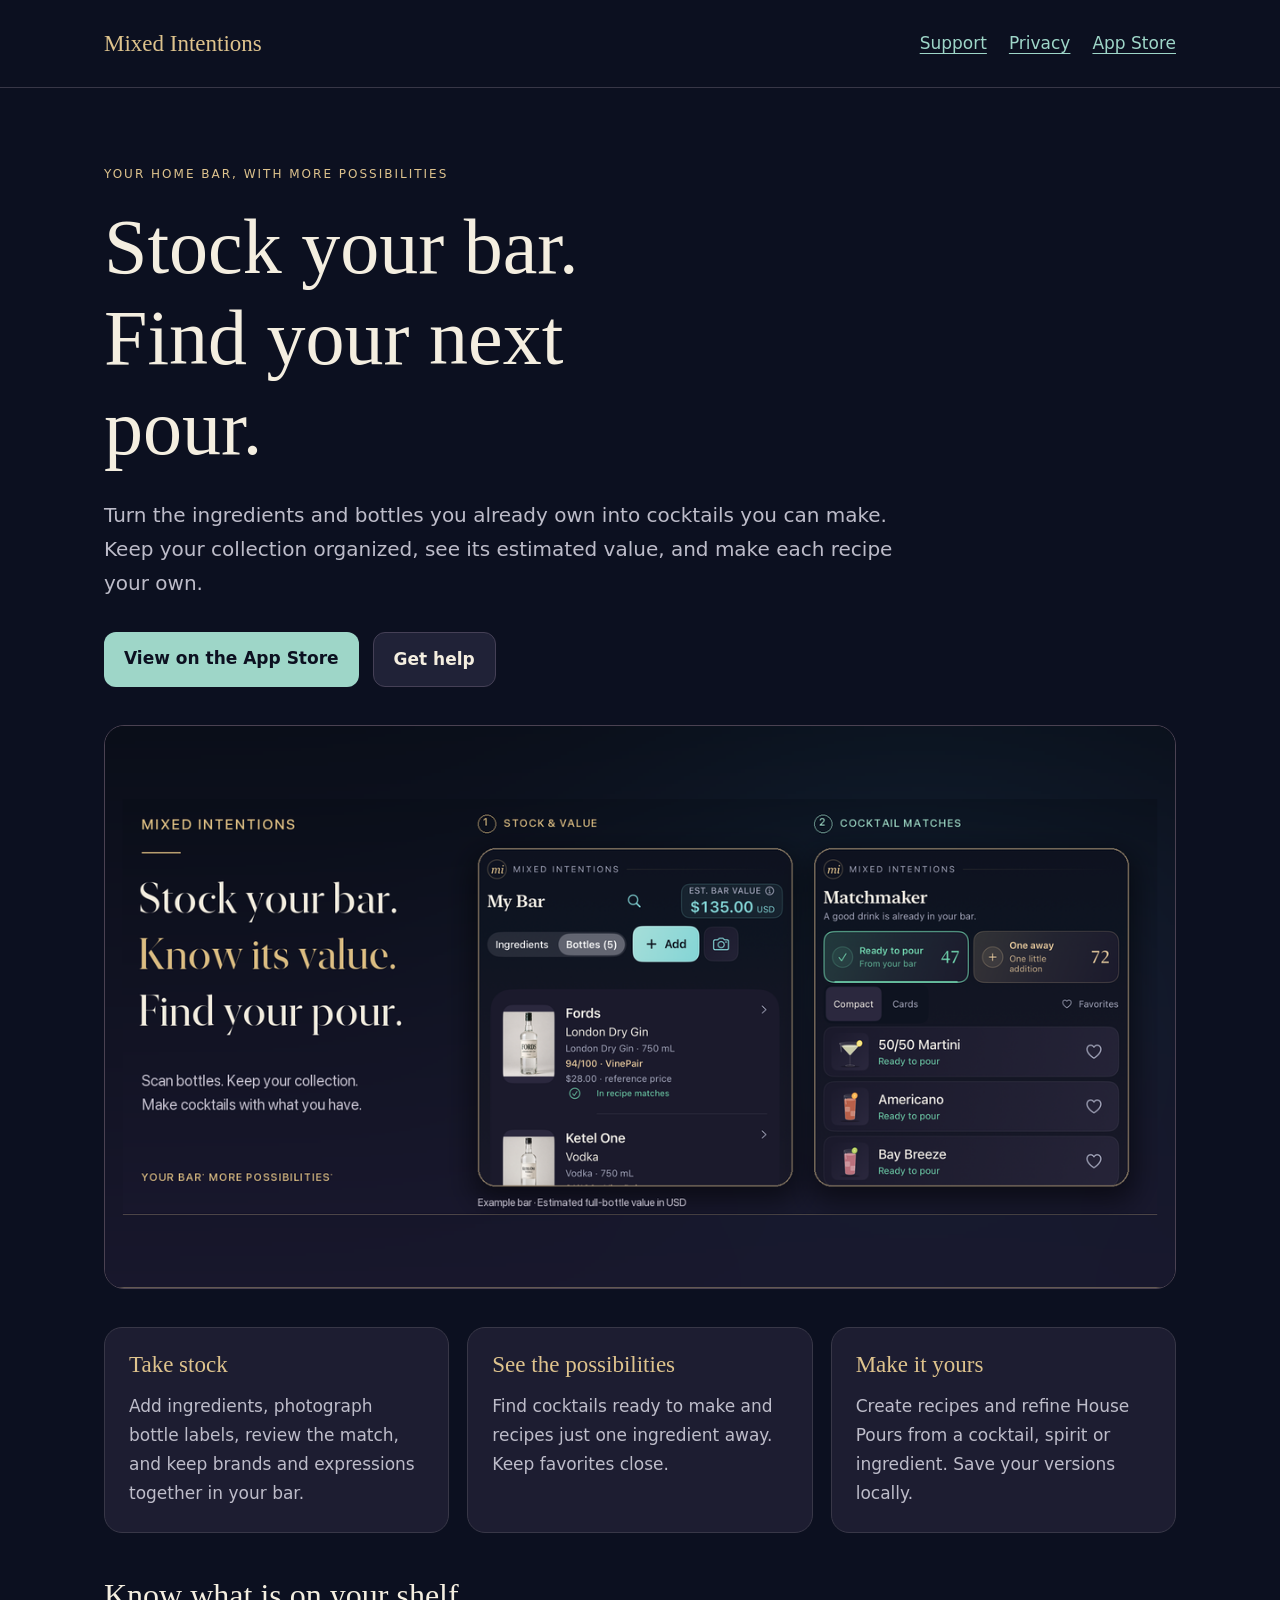
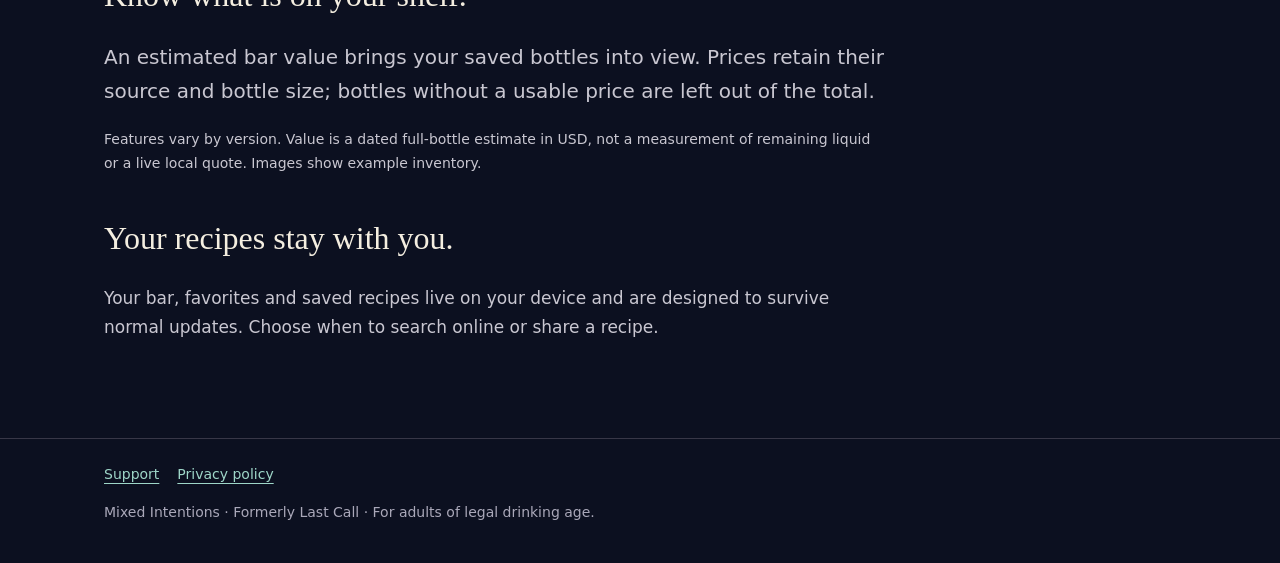
<file: index.html>
<!doctype html>
<html lang="en"><head><meta charset="utf-8"><meta name="viewport" content="width=device-width,initial-scale=1"><meta name="theme-color" content="#0c1020"><title>Mixed Intentions — Your Bar. More Possibilities.</title><meta name="description" content="Keep your home bar organized, scan bottle labels, see estimated bar value and find cocktails you can make."><link rel="canonical" href="https://mixedintentions8.github.io/Mixed-Intentions/"><meta property="og:title" content="Mixed Intentions — Your Bar. More Possibilities."><meta property="og:description" content="Keep your home bar organized, scan bottle labels, see estimated bar value and find cocktails you can make."><meta property="og:image" content="https://mixedintentions8.github.io/Mixed-Intentions/assets/mixed-intensions-features.png"><meta property="og:type" content="website"><meta property="og:url" content="https://mixedintentions8.github.io/Mixed-Intentions/"><meta name="twitter:card" content="summary_large_image"><link rel="stylesheet" href="./assets/site.css"></head><body><header><nav aria-label="Main navigation"><a class="brand" href="./">Mixed Intentions</a><a href="./support/">Support</a><a href="./privacy/">Privacy</a><a href="https://apps.apple.com/us/app/mixed-intensions-cocktails/id6816433898">App Store</a></nav></header><main><p class="eyebrow">Your home bar, with more possibilities</p><h1>Stock your bar.<br>Find your next pour.</h1><p class="lead">Turn the ingredients and bottles you already own into cocktails you can make. Keep your collection organized, see its estimated value, and make each recipe your own.</p><div class="actions"><a class="button" href="https://apps.apple.com/us/app/mixed-intensions-cocktails/id6816433898">View on the App Store</a><a class="button secondary" href="./support/">Get help</a></div><img class="hero" width="1200" height="630" src="./assets/mixed-intensions-features.png" alt="Mixed Intentions showing My Bar with saved bottle photos and estimated bar value, beside Matchmaker cocktails ready to make."><div class="grid"><section class="card"><h3>Take stock</h3><p>Add ingredients, photograph bottle labels, review the match, and keep brands and expressions together in your bar.</p></section><section class="card"><h3>See the possibilities</h3><p>Find cocktails ready to make and recipes just one ingredient away. Keep favorites close.</p></section><section class="card"><h3>Make it yours</h3><p>Create recipes and refine House Pours from a cocktail, spirit or ingredient. Save your versions locally.</p></section></div><section class="prose"><h2>Know what is on your shelf.</h2><p class="lead">An estimated bar value brings your saved bottles into view. Prices retain their source and bottle size; bottles without a usable price are left out of the total.</p><p class="note">Features vary by version. Value is a dated full-bottle estimate in USD, not a measurement of remaining liquid or a live local quote. Images show example inventory.</p><h2>Your recipes stay with you.</h2><p>Your bar, favorites and saved recipes live on your device and are designed to survive normal updates. Choose when to search online or share a recipe.</p></section></main><footer><div><a href="./support/">Support</a><a href="./privacy/">Privacy policy</a><p>Mixed Intentions · Formerly Last Call · For adults of legal drinking age.</p></div></footer></body></html>
</file>
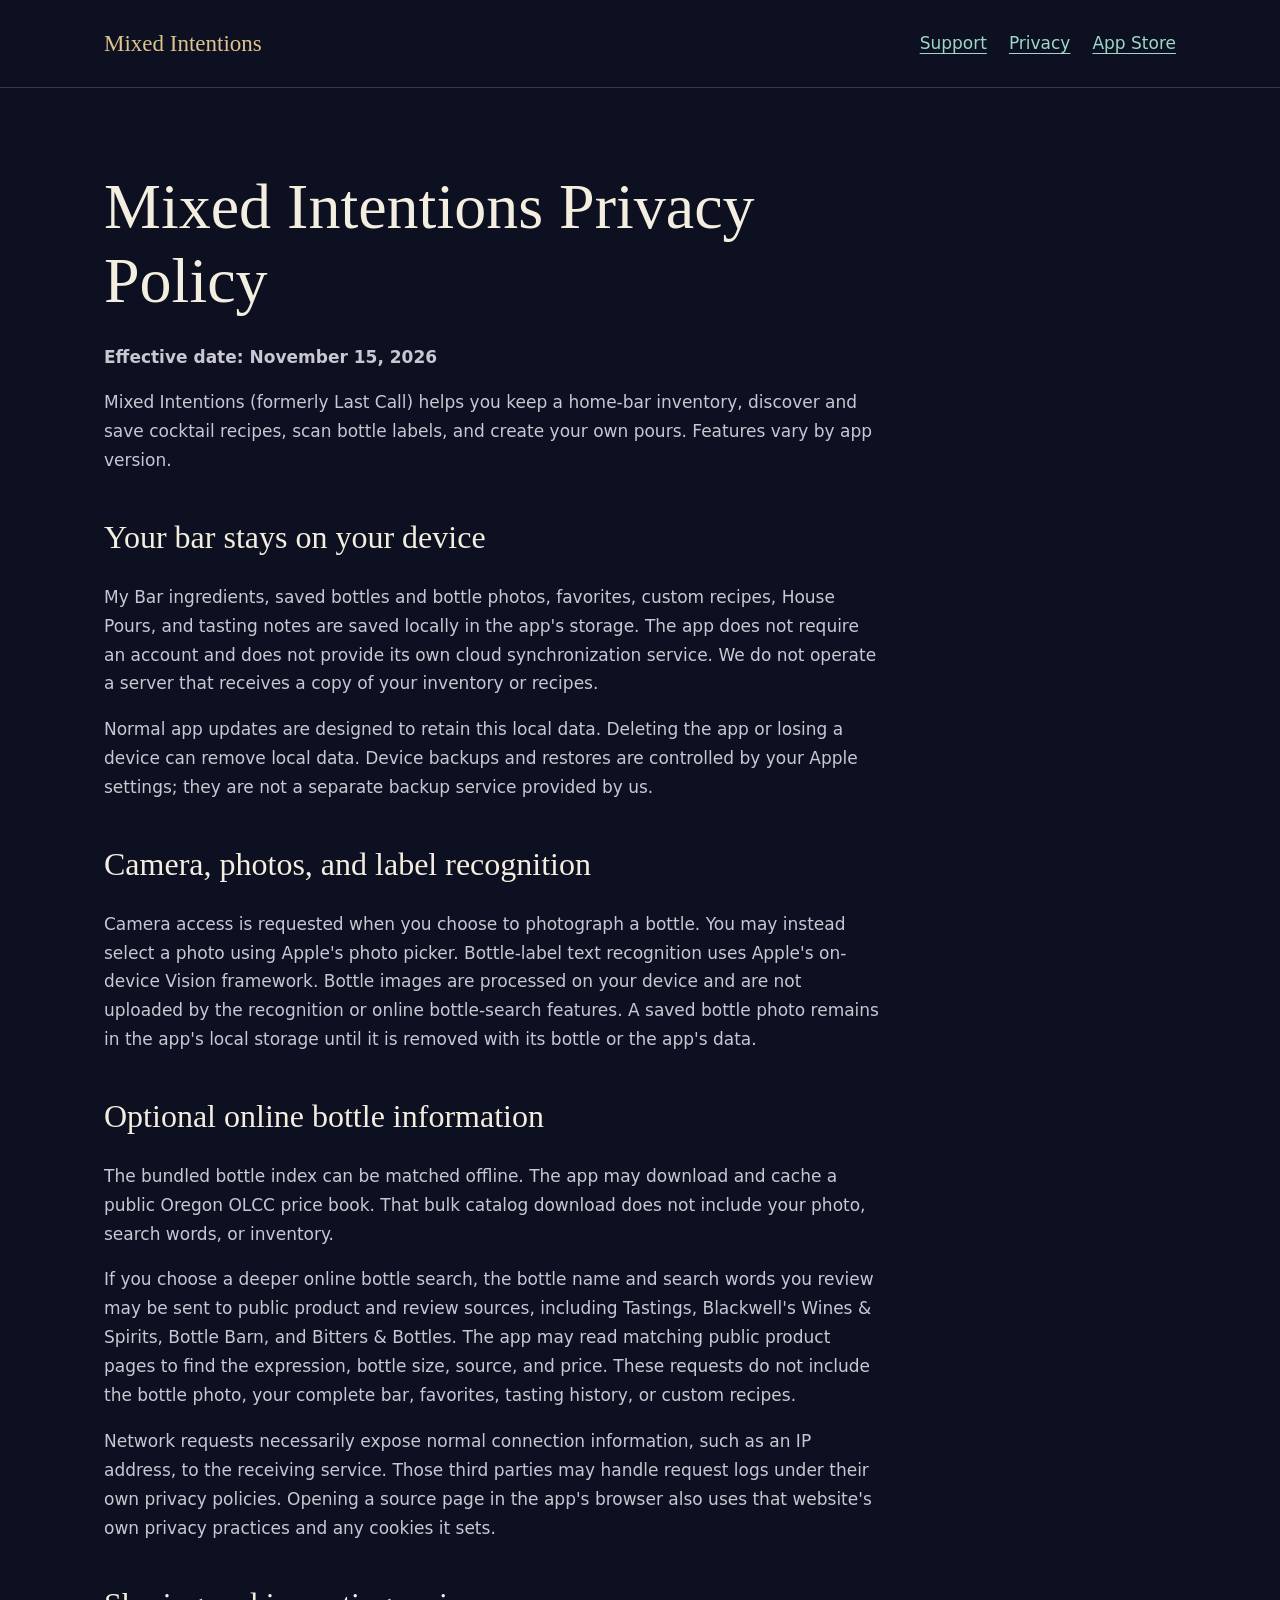
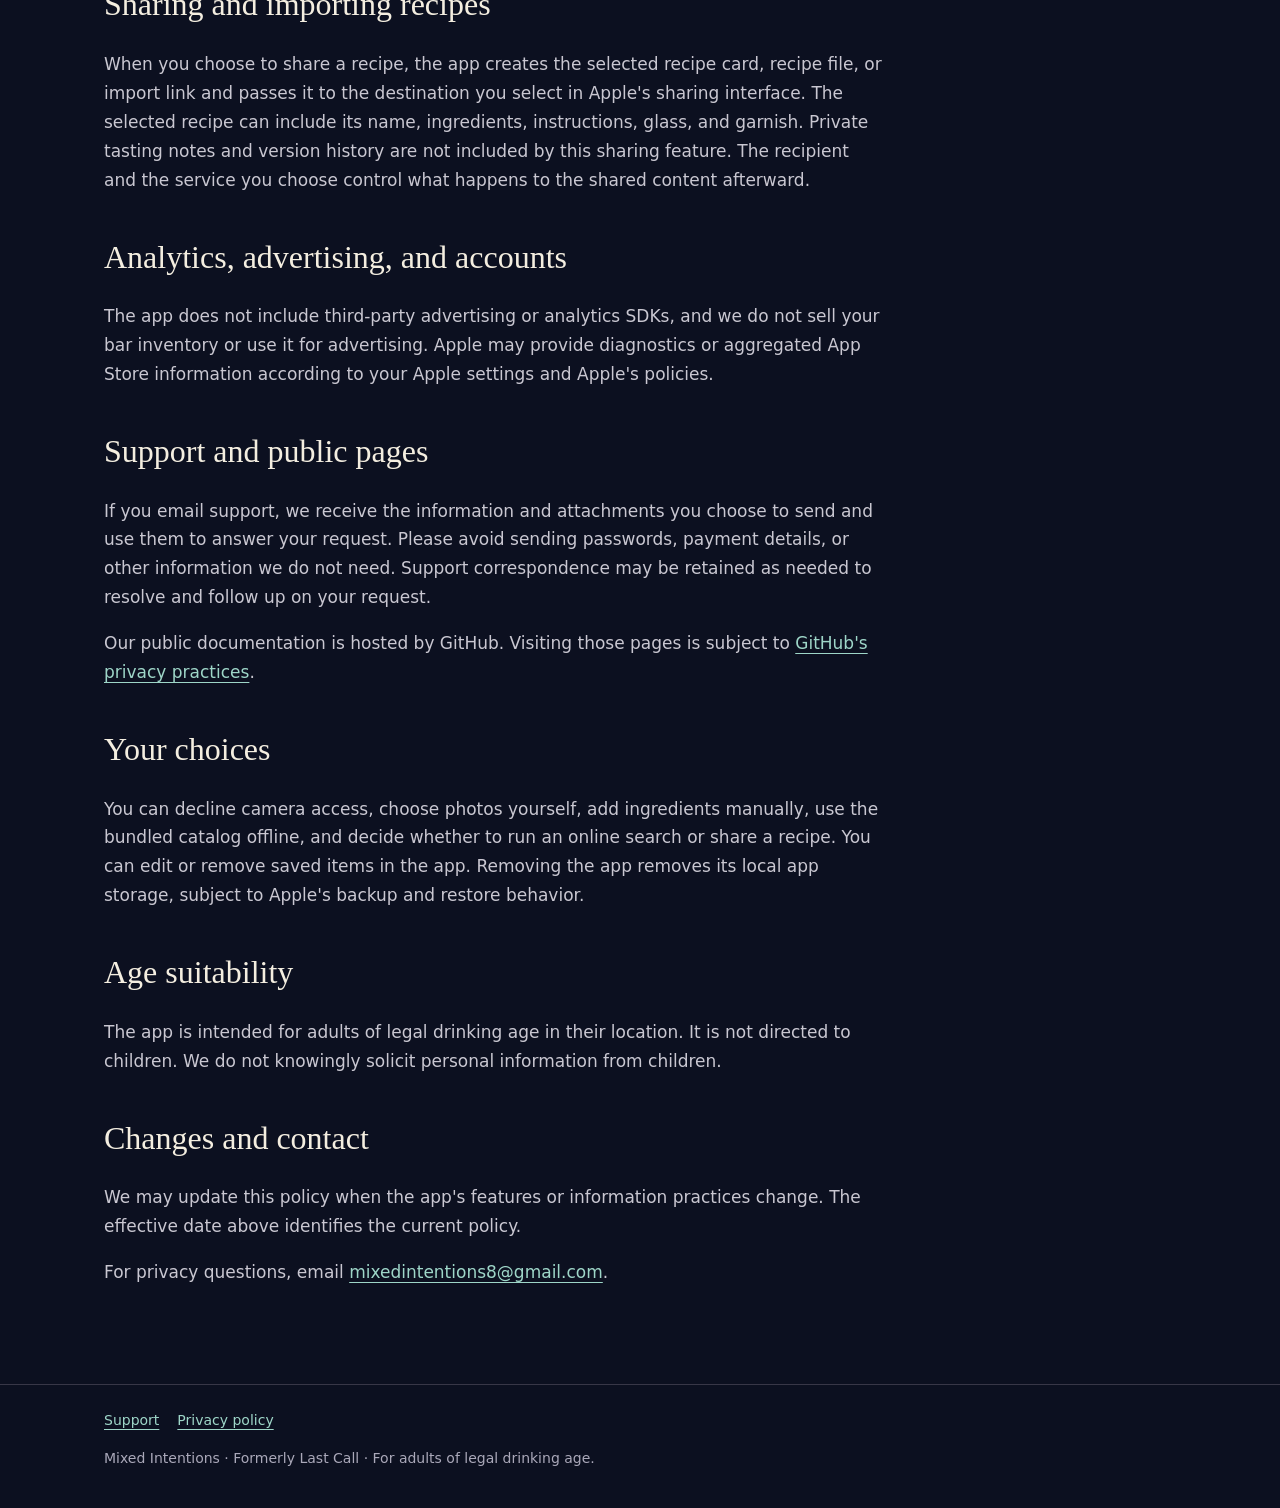
<file: privacy/index.html>
<!doctype html>
<html lang="en"><head><meta charset="utf-8"><meta name="viewport" content="width=device-width,initial-scale=1"><meta name="theme-color" content="#0c1020"><title>Mixed Intentions Privacy Policy</title><meta name="description" content="How Mixed Intentions handles your local inventory, bottle photos, optional online searches and recipe sharing."><link rel="canonical" href="https://mixedintentions8.github.io/Mixed-Intentions/privacy/"><meta property="og:title" content="Mixed Intentions Privacy Policy"><meta property="og:description" content="How Mixed Intentions handles your local inventory, bottle photos, optional online searches and recipe sharing."><meta property="og:image" content="https://mixedintentions8.github.io/Mixed-Intentions/assets/mixed-intensions-features.png"><meta property="og:type" content="website"><meta property="og:url" content="https://mixedintentions8.github.io/Mixed-Intentions/privacy/"><meta name="twitter:card" content="summary_large_image"><link rel="stylesheet" href="../assets/site.css"></head><body><header><nav aria-label="Main navigation"><a class="brand" href="../">Mixed Intentions</a><a href="../support/">Support</a><a href="../privacy/">Privacy</a><a href="https://apps.apple.com/us/app/mixed-intensions-cocktails/id6816433898">App Store</a></nav></header><main><article class="prose"><h1>Mixed Intentions Privacy Policy</h1><p><strong>Effective date: November 15, 2026</strong></p><p>Mixed Intentions (formerly Last Call) helps you keep a home-bar inventory, discover and save cocktail recipes, scan bottle labels, and create your own pours. Features vary by app version.</p><h2>Your bar stays on your device</h2><p>My Bar ingredients, saved bottles and bottle photos, favorites, custom recipes, House Pours, and tasting notes are saved locally in the app&#x27;s storage. The app does not require an account and does not provide its own cloud synchronization service. We do not operate a server that receives a copy of your inventory or recipes.</p><p>Normal app updates are designed to retain this local data. Deleting the app or losing a device can remove local data. Device backups and restores are controlled by your Apple settings; they are not a separate backup service provided by us.</p><h2>Camera, photos, and label recognition</h2><p>Camera access is requested when you choose to photograph a bottle. You may instead select a photo using Apple&#x27;s photo picker. Bottle-label text recognition uses Apple&#x27;s on-device Vision framework. Bottle images are processed on your device and are not uploaded by the recognition or online bottle-search features. A saved bottle photo remains in the app&#x27;s local storage until it is removed with its bottle or the app&#x27;s data.</p><h2>Optional online bottle information</h2><p>The bundled bottle index can be matched offline. The app may download and cache a public Oregon OLCC price book. That bulk catalog download does not include your photo, search words, or inventory.</p><p>If you choose a deeper online bottle search, the bottle name and search words you review may be sent to public product and review sources, including Tastings, Blackwell&#x27;s Wines &amp; Spirits, Bottle Barn, and Bitters &amp; Bottles. The app may read matching public product pages to find the expression, bottle size, source, and price. These requests do not include the bottle photo, your complete bar, favorites, tasting history, or custom recipes.</p><p>Network requests necessarily expose normal connection information, such as an IP address, to the receiving service. Those third parties may handle request logs under their own privacy policies. Opening a source page in the app&#x27;s browser also uses that website&#x27;s own privacy practices and any cookies it sets.</p><h2>Sharing and importing recipes</h2><p>When you choose to share a recipe, the app creates the selected recipe card, recipe file, or import link and passes it to the destination you select in Apple&#x27;s sharing interface. The selected recipe can include its name, ingredients, instructions, glass, and garnish. Private tasting notes and version history are not included by this sharing feature. The recipient and the service you choose control what happens to the shared content afterward.</p><h2>Analytics, advertising, and accounts</h2><p>The app does not include third-party advertising or analytics SDKs, and we do not sell your bar inventory or use it for advertising. Apple may provide diagnostics or aggregated App Store information according to your Apple settings and Apple&#x27;s policies.</p><h2>Support and public pages</h2><p>If you email support, we receive the information and attachments you choose to send and use them to answer your request. Please avoid sending passwords, payment details, or other information we do not need. Support correspondence may be retained as needed to resolve and follow up on your request.</p><p>Our public documentation is hosted by GitHub. Visiting those pages is subject to <a href="https://docs.github.com/en/site-policy/privacy-policies/github-general-privacy-statement">GitHub&#x27;s privacy practices</a>.</p><h2>Your choices</h2><p>You can decline camera access, choose photos yourself, add ingredients manually, use the bundled catalog offline, and decide whether to run an online search or share a recipe. You can edit or remove saved items in the app. Removing the app removes its local app storage, subject to Apple&#x27;s backup and restore behavior.</p><h2>Age suitability</h2><p>The app is intended for adults of legal drinking age in their location. It is not directed to children. We do not knowingly solicit personal information from children.</p><h2>Changes and contact</h2><p>We may update this policy when the app&#x27;s features or information practices change. The effective date above identifies the current policy.</p><p>For privacy questions, email <a href="mailto:mixedintentions8@gmail.com">mixedintentions8@gmail.com</a>.</p></article></main><footer><div><a href="../support/">Support</a><a href="../privacy/">Privacy policy</a><p>Mixed Intentions · Formerly Last Call · For adults of legal drinking age.</p></div></footer></body></html>
</file>
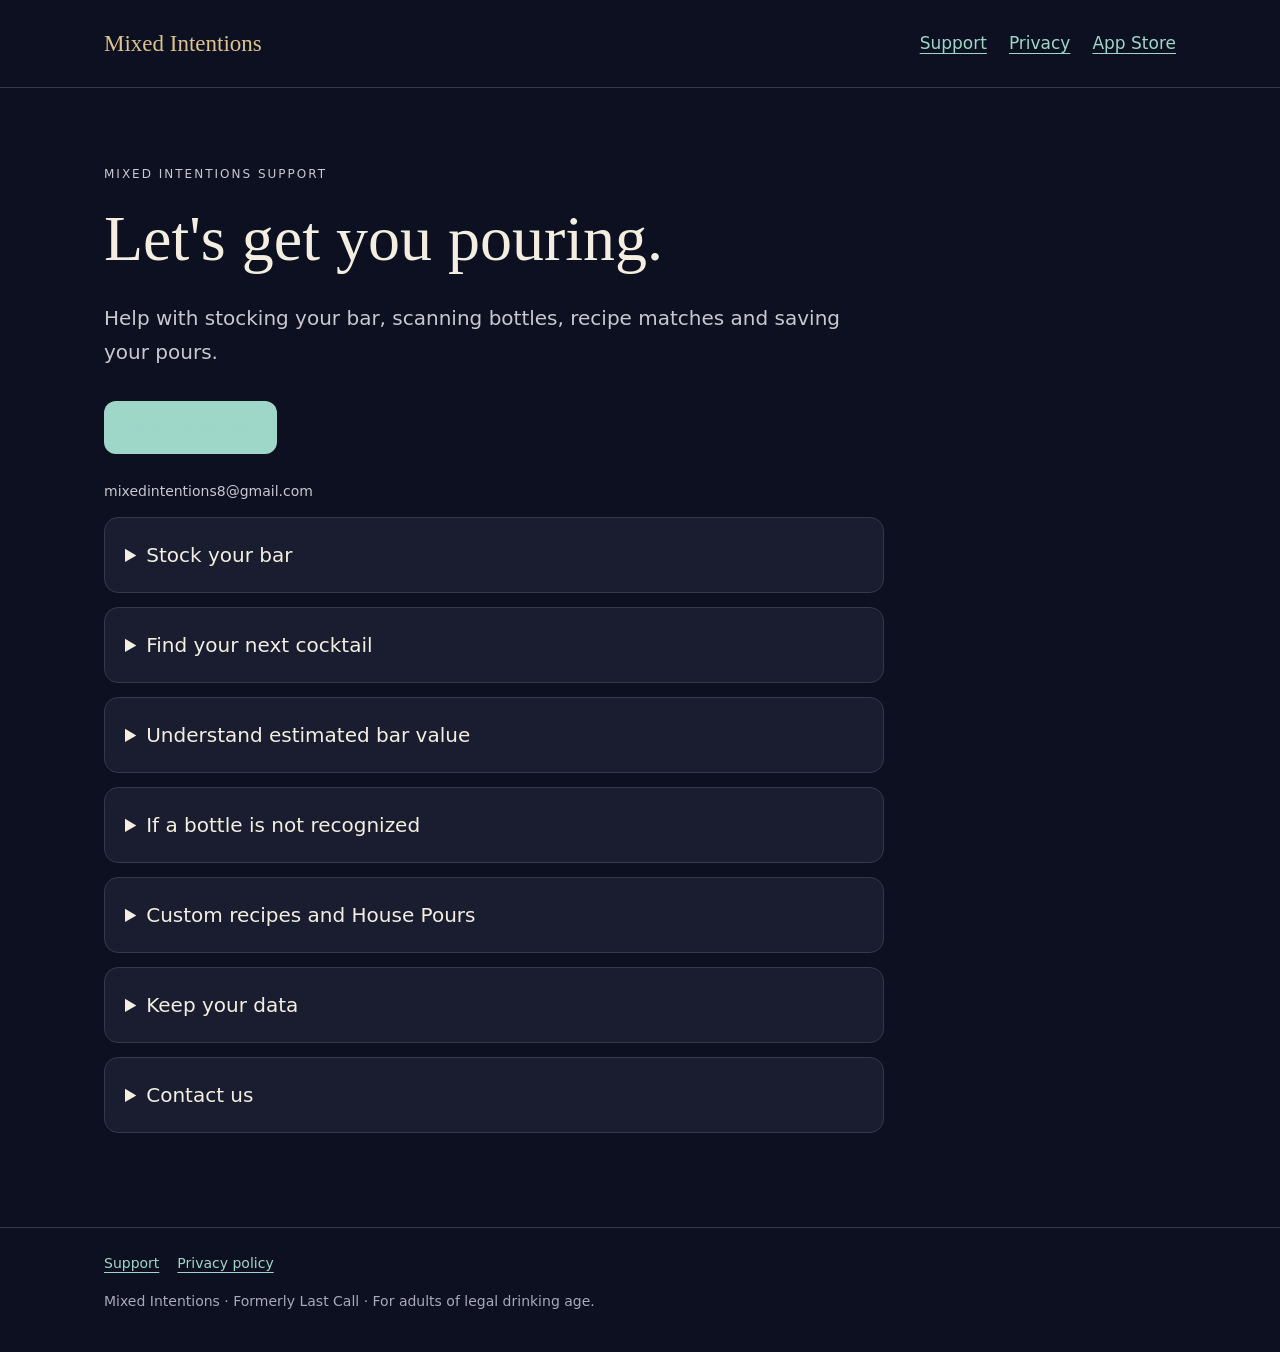
<file: support/index.html>
<!doctype html>
<html lang="en"><head><meta charset="utf-8"><meta name="viewport" content="width=device-width,initial-scale=1"><meta name="theme-color" content="#0c1020"><title>Mixed Intentions Support</title><meta name="description" content="Help with bottle recognition, My Bar, estimated value, cocktail recipes and local saved data."><link rel="canonical" href="https://mixedintentions8.github.io/Mixed-Intentions/support/"><meta property="og:title" content="Mixed Intentions Support"><meta property="og:description" content="Help with bottle recognition, My Bar, estimated value, cocktail recipes and local saved data."><meta property="og:image" content="https://mixedintentions8.github.io/Mixed-Intentions/assets/mixed-intensions-features.png"><meta property="og:type" content="website"><meta property="og:url" content="https://mixedintentions8.github.io/Mixed-Intentions/support/"><meta name="twitter:card" content="summary_large_image"><link rel="stylesheet" href="../assets/site.css"></head><body><header><nav aria-label="Main navigation"><a class="brand" href="../">Mixed Intentions</a><a href="../support/">Support</a><a href="../privacy/">Privacy</a><a href="https://apps.apple.com/us/app/mixed-intensions-cocktails/id6816433898">App Store</a></nav></header><main><article class="prose"><p class="eyebrow">Mixed Intentions support</p><h1>Let's get you pouring.</h1><p class="lead">Help with stocking your bar, scanning bottles, recipe matches and saving your pours.</p><a class="button contact" href="mailto:mixedintentions8@gmail.com?subject=Mixed%20Intentions%20Support">Email support</a><p class="note">mixedintentions8@gmail.com</p><details><summary>Stock your bar</summary><p>In My Bar, use <strong>Add</strong> to select ingredients, including nonalcoholic mixers, juices and syrups. Use the camera button to photograph a bottle or select an existing photo. Check the full expression, age and size before confirming the bottle. Saving a bottle also adds its ingredient for cocktail matching.</p></details><details><summary>Find your next cocktail</summary><p>Matchmaker shows cocktails that are ready to make and cocktails that are one ingredient away. The Menu contains the recipe collection and favorites. Open a recipe to see its ingredients and directions; use an empty ingredient circle to add that ingredient to My Bar.</p></details><details><summary>Understand estimated bar value</summary><p>My Bar shows an estimated value for saved bottles with usable USD prices. It uses applicable size-matched online or published reference prices, or a purchase price you enter. It is a dated full-bottle estimate, not a measurement of remaining liquid or a guarantee of current local retail value. Tap the value to see its coverage and how it is calculated.</p></details><details><summary>If a bottle is not recognized</summary><p>Use good light, reduce glare and keep the brand, expression, age and size visible. Review the local match. If the expression differs or is missing, correct the bottle name and choose the deeper online search. Results stay in the app for review. You can also enter details manually and leave the price blank until verified. Catalog coverage varies; a brand match alone does not establish an expression or price.</p><p>The photo index primarily covers alcoholic bottles. Nonalcoholic mixers can be added through the ingredient picker even when their branded package is not recognized.</p></details><details><summary>Custom recipes and House Pours</summary><p>Add a custom recipe, choose its drink illustration and ingredients, and save it locally. House Pour lets you begin with a cocktail, spirit or ingredient and refine the balance. Sharing includes the selected recipe; private tasting notes and history stay local.</p></details><details><summary>Keep your data</summary><p>Your bar, favorites and saved recipes are stored locally and are designed to survive normal app updates. Avoid deleting the app when troubleshooting: deleting it may remove local data. The app does not provide account-based cloud synchronization. See your Apple device backup settings for device-level backup and restore options.</p></details><details><summary>Contact us</summary><p>Include the app version, device model, operating system version and steps that led to the issue. For recognition problems, include the brand, full expression and size, and the words the app read. You may attach a label photo if you choose. Please do not send passwords or payment information.</p></details></article></main><footer><div><a href="../support/">Support</a><a href="../privacy/">Privacy policy</a><p>Mixed Intentions · Formerly Last Call · For adults of legal drinking age.</p></div></footer></body></html>
</file>
<file: assets/site.css>
*{box-sizing:border-box}html{color-scheme:dark}body{margin:0;background:#0c1020;color:#f4eee0;font:17px/1.7 system-ui,-apple-system,sans-serif}header,footer{border-bottom:1px solid #383747}header nav,footer>div,main{max-width:1120px;margin:auto;padding:24px}nav{display:flex;align-items:center;gap:22px;flex-wrap:wrap}.brand{font-family:Georgia,serif;font-size:23px;color:#dec38d;margin-right:auto;text-decoration:none}a{color:#9ed6c8;text-underline-offset:4px}a:hover{color:#f4eee0}main{padding-top:64px;padding-bottom:80px}.eyebrow{font-size:12px;letter-spacing:2px;text-transform:uppercase;color:#dec38d}h1,h2,h3{font-family:Georgia,serif;line-height:1.16;font-weight:400}h1{font-size:clamp(42px,7vw,78px);max-width:16ch;margin:18px 0 24px}h2{font-size:32px;margin-top:44px}h3{font-size:23px;color:#dec38d}.lead{font-size:20px;color:#bdbcc9;max-width:62ch}.actions{display:flex;gap:14px;flex-wrap:wrap;margin:32px 0}.button{background:#9ed6c8;color:#0c1020;text-decoration:none;padding:12px 20px;border-radius:12px;font-weight:650}.button.secondary{background:#202237;color:#f4eee0;border:1px solid #454056}.hero{width:100%;height:auto;border:1px solid #4b4252;border-radius:20px;display:block;margin:38px 0}.grid{display:grid;grid-template-columns:repeat(3,1fr);gap:18px;margin-top:34px}.card{background:#1d1d31;border:1px solid #383747;border-radius:18px;padding:24px}.card h3{margin:0 0 14px}.card p{color:#bdbcc9;margin:0}.prose{max-width:780px}.prose h1{font-size:clamp(38px,6vw,64px);max-width:none}.prose p,.prose li{color:#c9c7d1}.prose a{color:#9ed6c8}details{border:1px solid #383747;border-radius:14px;background:#1a1d30;margin:14px 0;padding:20px}summary{cursor:pointer;font-size:20px;color:#f4eee0}details p{color:#c9c7d1}.note{font-size:14px;color:#a6a4b7}.contact{display:inline-block;margin:12px 0}footer{border-top:1px solid #383747;border-bottom:0;color:#aaa8b9;font-size:14px}footer a{margin-right:18px}:focus-visible{outline:3px solid #dec38d;outline-offset:5px}@media(max-width:720px){header nav,footer>div,main{padding-left:20px;padding-right:20px}.grid{grid-template-columns:1fr}main{padding-top:36px}nav{gap:16px}.brand{width:100%}h1{font-size:46px}.lead{font-size:18px}}
</file>
